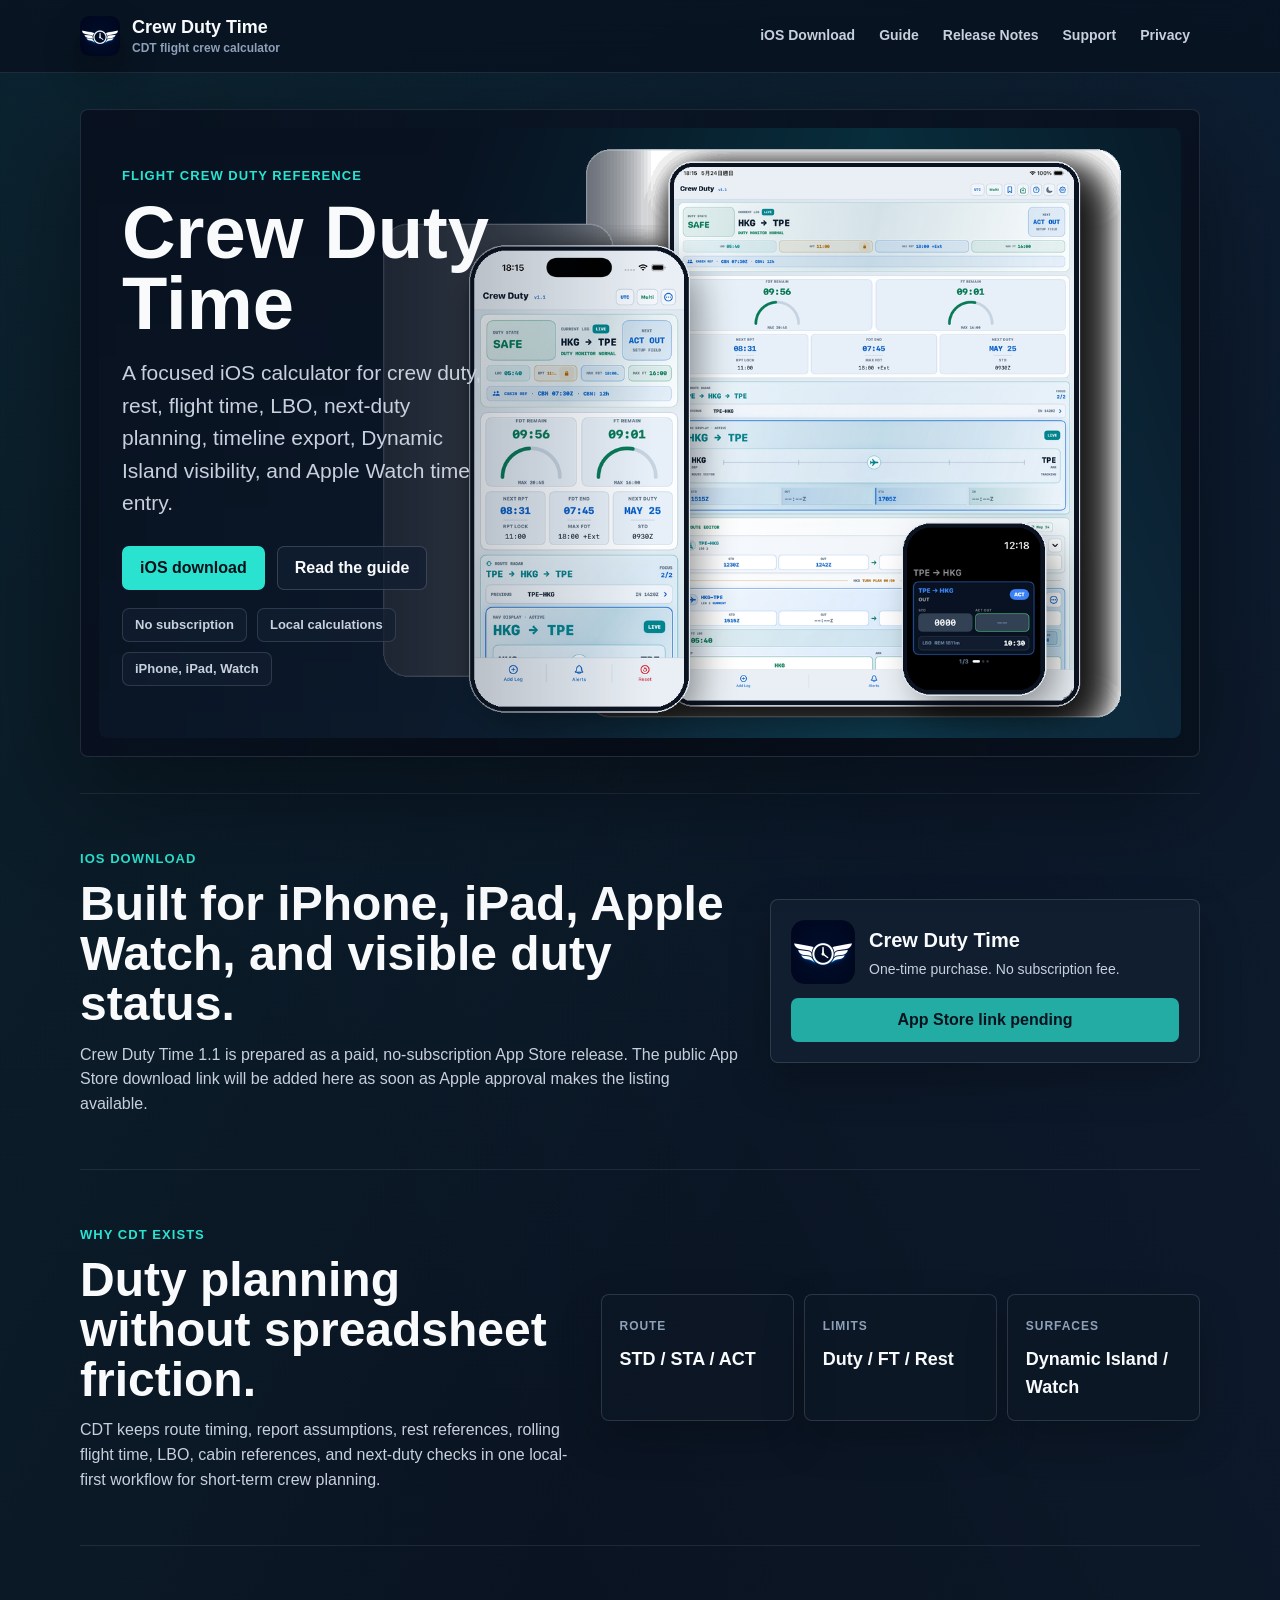
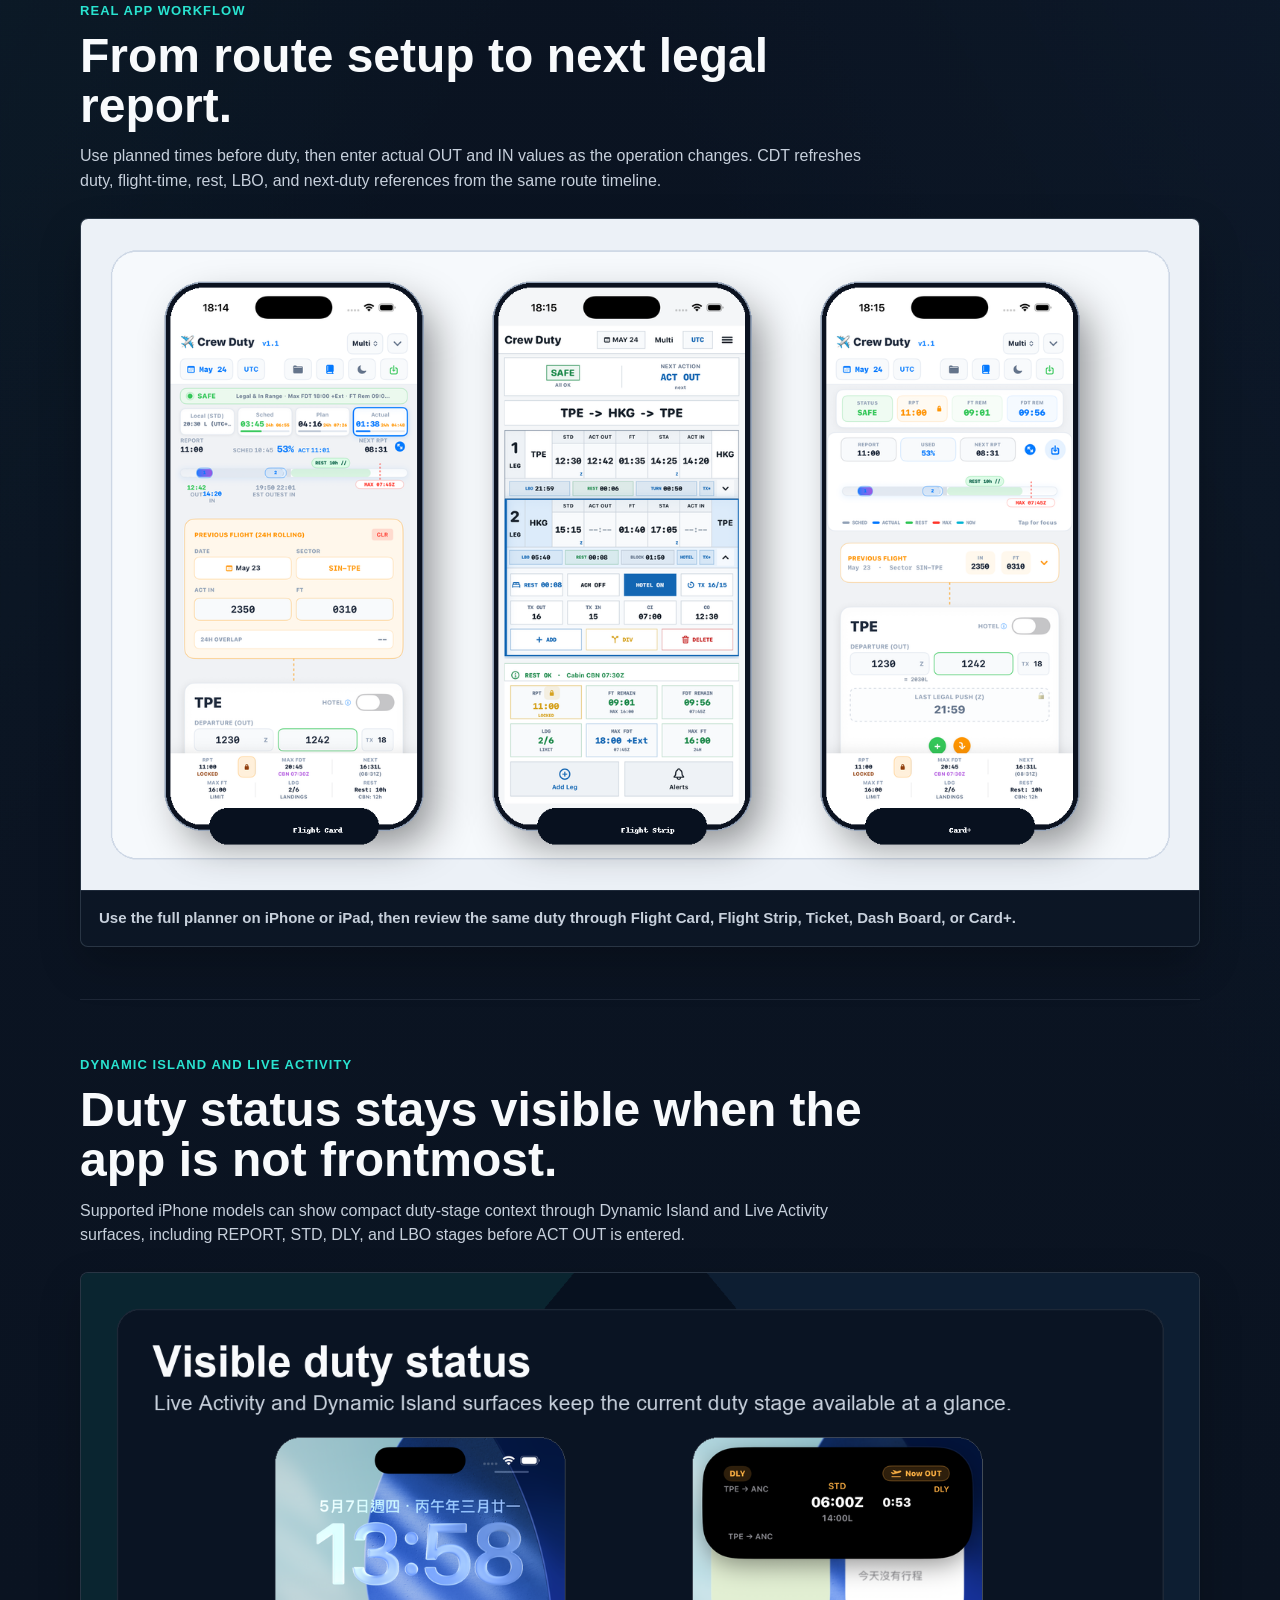
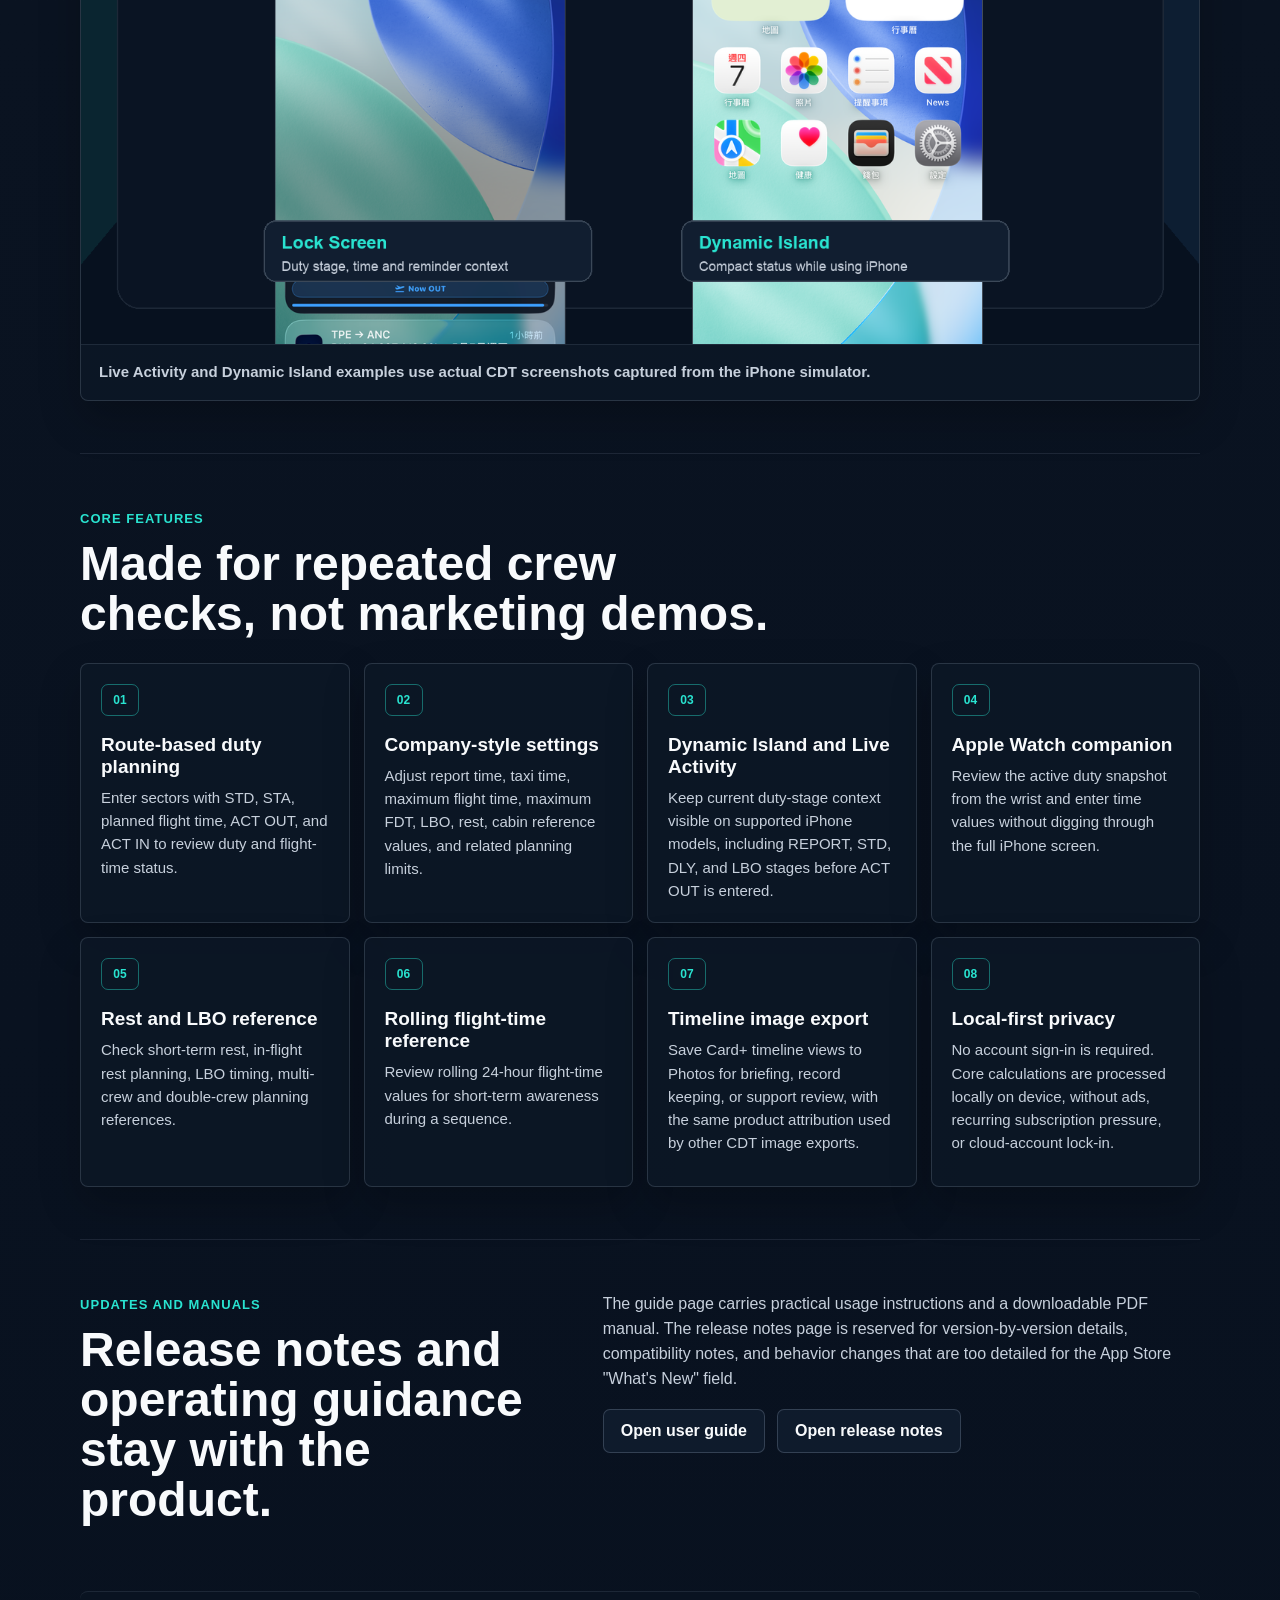
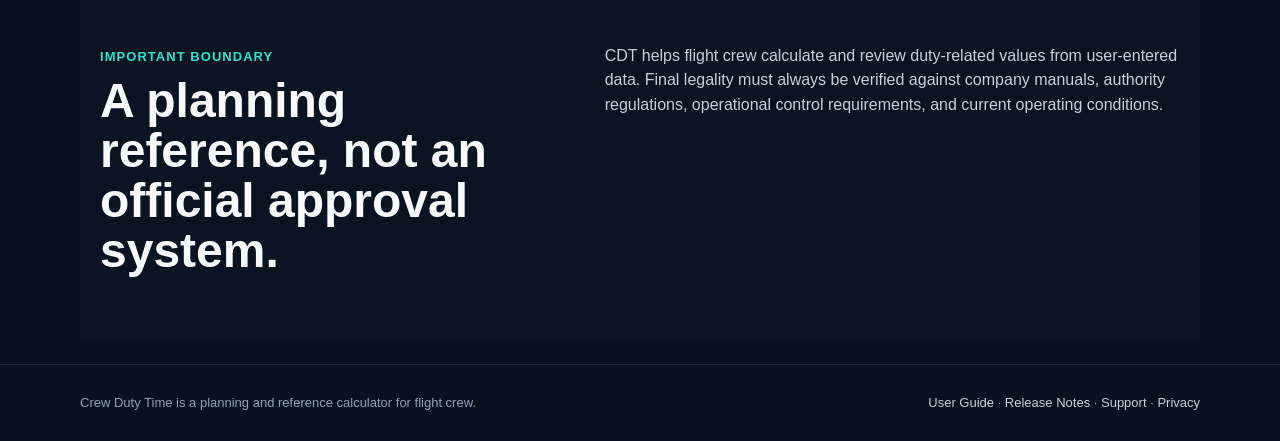
<file: index.html>
<!doctype html>
<html lang="en">
<head>
  <meta charset="utf-8">
  <meta name="viewport" content="width=device-width, initial-scale=1">
  <meta name="theme-color" content="#08111f">
  <link rel="stylesheet" href="assets/styles.css">
  <link rel="icon" href="assets/cdt_icon_dark.png">
  <title>Crew Duty Time - CDT</title>
  <meta name="description" content="Crew Duty Time 1.1 is a crew duty, rest, flight-time, LBO, Dynamic Island, Apple Watch, and no-subscription reference calculator for flight crew.">
</head>
<body>
<header class="site-header">
  <nav class="nav" aria-label="Main navigation">
    <a class="brand" href="./">
      <img src="./assets/cdt_icon_dark.png" alt="CDT app icon">
      <span><span class="brand-name">Crew Duty Time</span><span class="brand-sub">CDT flight crew calculator</span></span>
    </a>
    <div class="nav-links">
      <a href="#download">iOS Download</a>
      <a href="./guide/">Guide</a>
      <a href="./releases/">Release Notes</a>
      <a href="./support/">Support</a>
      <a href="./privacy/">Privacy</a>
    </div>
  </nav>
</header>
<main>
  <section class="hero product-hero">
    <div class="hero-media actual-media showcase-media" aria-label="Crew Duty Time app screenshots">
      <img src="./assets/cdt-product-showcase.png" alt="Crew Duty Time 1.1 shown on iPhone, iPad, and Apple Watch">
    </div>
    <div class="hero-copy">
      <div class="kicker">Flight crew duty reference</div>
      <h1>Crew Duty Time</h1>
      <p class="lede">A focused iOS calculator for crew duty, rest, flight time, LBO, next-duty planning, timeline export, Dynamic Island visibility, and Apple Watch time entry.</p>
      <div class="actions">
        <a class="button primary" href="#download">iOS download</a>
        <a class="button secondary" href="./guide/">Read the guide</a>
      </div>
      <div class="trust-row" aria-label="Product highlights">
        <span>No subscription</span>
        <span>Local calculations</span>
        <span>iPhone, iPad, Watch</span>
      </div>
    </div>
  </section>

  <section id="download" class="section download-band">
    <div>
      <span class="kicker">iOS download</span>
      <h2>Built for iPhone, iPad, Apple Watch, and visible duty status.</h2>
      <p>Crew Duty Time 1.1 is prepared as a paid, no-subscription App Store release. The public App Store download link will be added here as soon as Apple approval makes the listing available.</p>
    </div>
    <div class="download-panel">
      <img src="./assets/cdt_icon_dark.png" alt="CDT app icon">
      <div>
        <strong>Crew Duty Time</strong>
        <span>One-time purchase. No subscription fee.</span>
      </div>
      <a class="button primary disabled" href="./releases/" aria-disabled="true">App Store link pending</a>
    </div>
  </section>

  <section class="section intro-band">
    <div>
      <span class="kicker">Why CDT exists</span>
      <h2>Duty planning without spreadsheet friction.</h2>
      <p>CDT keeps route timing, report assumptions, rest references, rolling flight time, LBO, cabin references, and next-duty checks in one local-first workflow for short-term crew planning.</p>
    </div>
    <div class="metric-strip">
      <div><span>Route</span><strong>STD / STA / ACT</strong></div>
      <div><span>Limits</span><strong>Duty / FT / Rest</strong></div>
      <div><span>Surfaces</span><strong>Dynamic Island / Watch</strong></div>
    </div>
  </section>

  <section class="section screenshot-story">
    <div class="section-head">
      <span class="kicker">Real app workflow</span>
      <h2>From route setup to next legal report.</h2>
      <p>Use planned times before duty, then enter actual OUT and IN values as the operation changes. CDT refreshes duty, flight-time, rest, LBO, and next-duty references from the same route timeline.</p>
    </div>
    <figure class="showcase-card">
      <img src="./assets/cdt-workflow-showcase.png" alt="Crew Duty Time 1.1 Flight Card, Flight Strip, and Card+ screenshots">
      <figcaption>Use the full planner on iPhone or iPad, then review the same duty through Flight Card, Flight Strip, Ticket, Dash Board, or Card+.</figcaption>
    </figure>
  </section>

  <section class="section screenshot-story">
    <div class="section-head">
      <span class="kicker">Dynamic Island and Live Activity</span>
      <h2>Duty status stays visible when the app is not frontmost.</h2>
      <p>Supported iPhone models can show compact duty-stage context through Dynamic Island and Live Activity surfaces, including REPORT, STD, DLY, and LBO stages before ACT OUT is entered.</p>
    </div>
    <figure class="showcase-card">
      <img src="./assets/cdt-live-activity-showcase.png" alt="Crew Duty Time Lock Screen Live Activity and Dynamic Island status examples">
      <figcaption>Live Activity and Dynamic Island examples use actual CDT screenshots captured from the iPhone simulator.</figcaption>
    </figure>
  </section>

  <section class="section">
    <div class="section-head">
      <span class="kicker">Core features</span>
      <h2>Made for repeated crew checks, not marketing demos.</h2>
    </div>
    <div class="feature-grid rich-features">
      <article class="feature"><span class="feature-icon">01</span><h3>Route-based duty planning</h3><p>Enter sectors with STD, STA, planned flight time, ACT OUT, and ACT IN to review duty and flight-time status.</p></article>
      <article class="feature"><span class="feature-icon">02</span><h3>Company-style settings</h3><p>Adjust report time, taxi time, maximum flight time, maximum FDT, LBO, rest, cabin reference values, and related planning limits.</p></article>
      <article class="feature"><span class="feature-icon">03</span><h3>Dynamic Island and Live Activity</h3><p>Keep current duty-stage context visible on supported iPhone models, including REPORT, STD, DLY, and LBO stages before ACT OUT is entered.</p></article>
      <article class="feature"><span class="feature-icon">04</span><h3>Apple Watch companion</h3><p>Review the active duty snapshot from the wrist and enter time values without digging through the full iPhone screen.</p></article>
      <article class="feature"><span class="feature-icon">05</span><h3>Rest and LBO reference</h3><p>Check short-term rest, in-flight rest planning, LBO timing, multi-crew and double-crew planning references.</p></article>
      <article class="feature"><span class="feature-icon">06</span><h3>Rolling flight-time reference</h3><p>Review rolling 24-hour flight-time values for short-term awareness during a sequence.</p></article>
      <article class="feature"><span class="feature-icon">07</span><h3>Timeline image export</h3><p>Save Card+ timeline views to Photos for briefing, record keeping, or support review, with the same product attribution used by other CDT image exports.</p></article>
      <article class="feature"><span class="feature-icon">08</span><h3>Local-first privacy</h3><p>No account sign-in is required. Core calculations are processed locally on device, without ads, recurring subscription pressure, or cloud-account lock-in.</p></article>
    </div>
  </section>

  <section class="section split">
    <div>
      <span class="kicker">Updates and manuals</span>
      <h2>Release notes and operating guidance stay with the product.</h2>
    </div>
    <div class="text-stack">
      <p>The guide page carries practical usage instructions and a downloadable PDF manual. The release notes page is reserved for version-by-version details, compatibility notes, and behavior changes that are too detailed for the App Store "What's New" field.</p>
      <div class="actions">
        <a class="button secondary" href="./guide/">Open user guide</a>
        <a class="button secondary" href="./releases/">Open release notes</a>
      </div>
    </div>
  </section>

  <section class="section split boundary-band">
    <div>
      <span class="kicker">Important boundary</span>
      <h2>A planning reference, not an official approval system.</h2>
    </div>
    <p>CDT helps flight crew calculate and review duty-related values from user-entered data. Final legality must always be verified against company manuals, authority regulations, operational control requirements, and current operating conditions.</p>
  </section>
</main>
<footer class="site-footer">
  <div class="footer-inner">
    <span>Crew Duty Time is a planning and reference calculator for flight crew.</span>
    <span><a href="./guide/">User Guide</a> · <a href="./releases/">Release Notes</a> · <a href="./support/">Support</a> · <a href="./privacy/">Privacy</a></span>
  </div>
</footer>
</body>
</html>
</file>
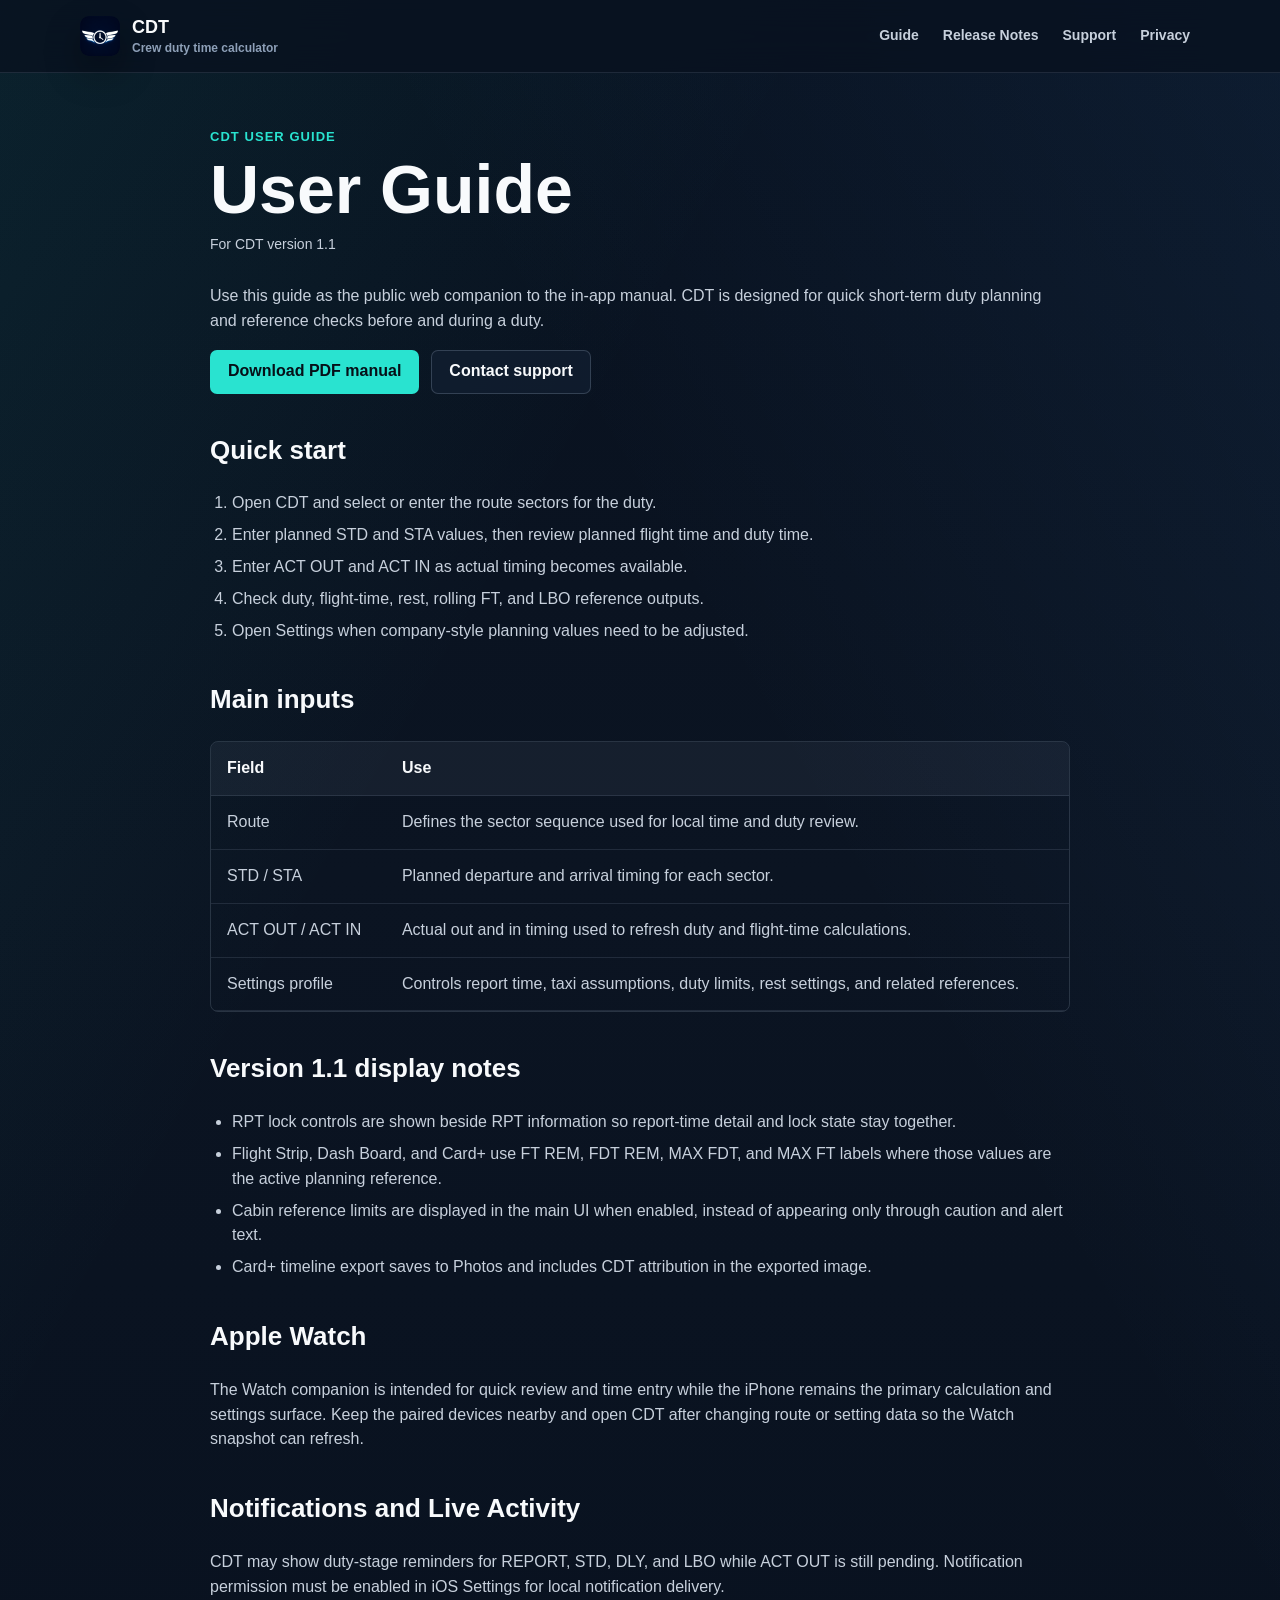
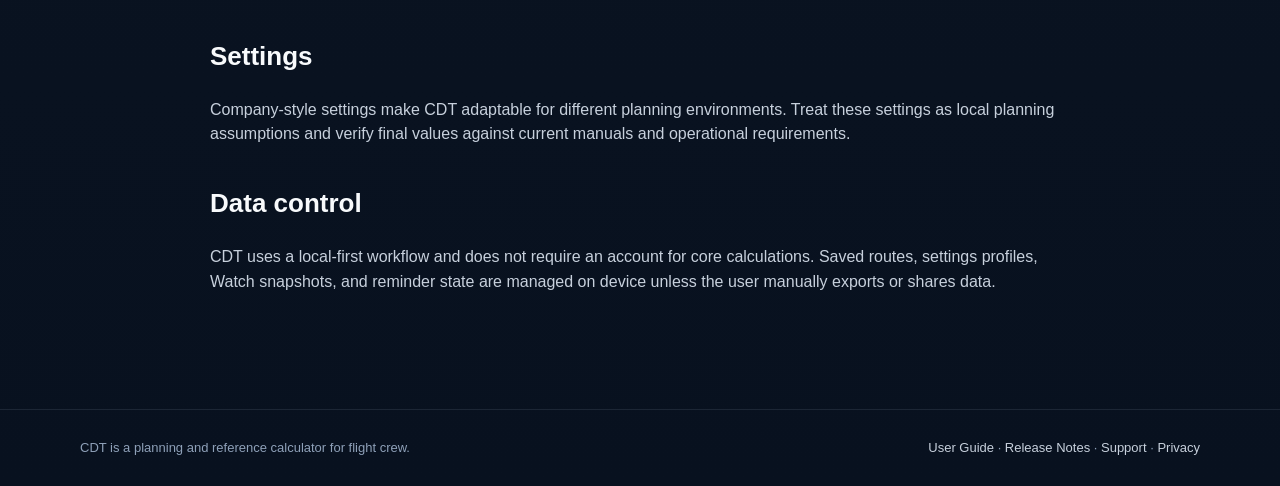
<file: guide/index.html>
<!doctype html>
<html lang="en">
<head>
  <meta charset="utf-8">
  <meta name="viewport" content="width=device-width, initial-scale=1">
  <meta name="theme-color" content="#08111f">
  <link rel="stylesheet" href="../assets/styles.css">
  <link rel="icon" href="../assets/cdt_icon_dark.png">
  <title>CDT User Guide</title>
  <meta name="description" content="User guide for CDT 1.1 crew duty time calculator.">
</head>
<body>
<header class="site-header">
  <nav class="nav" aria-label="Main navigation">
    <a class="brand" href="../">
      <img src="../assets/cdt_icon_dark.png" alt="CDT app icon">
      <span><span class="brand-name">CDT</span><span class="brand-sub">Crew duty time calculator</span></span>
    </a>
    <div class="nav-links">
      <a href="../guide/">Guide</a>
      <a href="../releases/">Release Notes</a>
      <a href="../support/">Support</a>
      <a href="../privacy/">Privacy</a>
    </div>
  </nav>
</header>
<main class="doc">
  <div class="kicker">CDT User Guide</div>
  <h1>User Guide</h1>
  <p class="meta">For CDT version 1.1</p>
  <p>Use this guide as the public web companion to the in-app manual. CDT is designed for quick short-term duty planning and reference checks before and during a duty.</p>

  <div class="guide-actions">
    <a class="button primary" href="../assets/CDT_User_Manual_en_v1.1.pdf">Download PDF manual</a>
    <a class="button secondary" href="../support/">Contact support</a>
  </div>

  <h2>Quick start</h2>
  <ol>
    <li>Open CDT and select or enter the route sectors for the duty.</li>
    <li>Enter planned STD and STA values, then review planned flight time and duty time.</li>
    <li>Enter ACT OUT and ACT IN as actual timing becomes available.</li>
    <li>Check duty, flight-time, rest, rolling FT, and LBO reference outputs.</li>
    <li>Open Settings when company-style planning values need to be adjusted.</li>
  </ol>

  <h2>Main inputs</h2>
  <div class="table-wrap">
    <table>
      <thead><tr><th>Field</th><th>Use</th></tr></thead>
      <tbody>
        <tr><td>Route</td><td>Defines the sector sequence used for local time and duty review.</td></tr>
        <tr><td>STD / STA</td><td>Planned departure and arrival timing for each sector.</td></tr>
        <tr><td>ACT OUT / ACT IN</td><td>Actual out and in timing used to refresh duty and flight-time calculations.</td></tr>
        <tr><td>Settings profile</td><td>Controls report time, taxi assumptions, duty limits, rest settings, and related references.</td></tr>
      </tbody>
    </table>
  </div>

  <h2>Version 1.1 display notes</h2>
  <ul>
    <li>RPT lock controls are shown beside RPT information so report-time detail and lock state stay together.</li>
    <li>Flight Strip, Dash Board, and Card+ use FT REM, FDT REM, MAX FDT, and MAX FT labels where those values are the active planning reference.</li>
    <li>Cabin reference limits are displayed in the main UI when enabled, instead of appearing only through caution and alert text.</li>
    <li>Card+ timeline export saves to Photos and includes CDT attribution in the exported image.</li>
  </ul>

  <h2>Apple Watch</h2>
  <p>The Watch companion is intended for quick review and time entry while the iPhone remains the primary calculation and settings surface. Keep the paired devices nearby and open CDT after changing route or setting data so the Watch snapshot can refresh.</p>

  <h2>Notifications and Live Activity</h2>
  <p>CDT may show duty-stage reminders for REPORT, STD, DLY, and LBO while ACT OUT is still pending. Notification permission must be enabled in iOS Settings for local notification delivery.</p>

  <h2>Settings</h2>
  <p>Company-style settings make CDT adaptable for different planning environments. Treat these settings as local planning assumptions and verify final values against current manuals and operational requirements.</p>

  <h2>Data control</h2>
  <p>CDT uses a local-first workflow and does not require an account for core calculations. Saved routes, settings profiles, Watch snapshots, and reminder state are managed on device unless the user manually exports or shares data.</p>
</main>
<footer class="site-footer">
  <div class="footer-inner">
    <span>CDT is a planning and reference calculator for flight crew.</span>
    <span><a href="../guide/">User Guide</a> · <a href="../releases/">Release Notes</a> · <a href="../support/">Support</a> · <a href="../privacy/">Privacy</a></span>
  </div>
</footer>
</body>
</html>
</file>
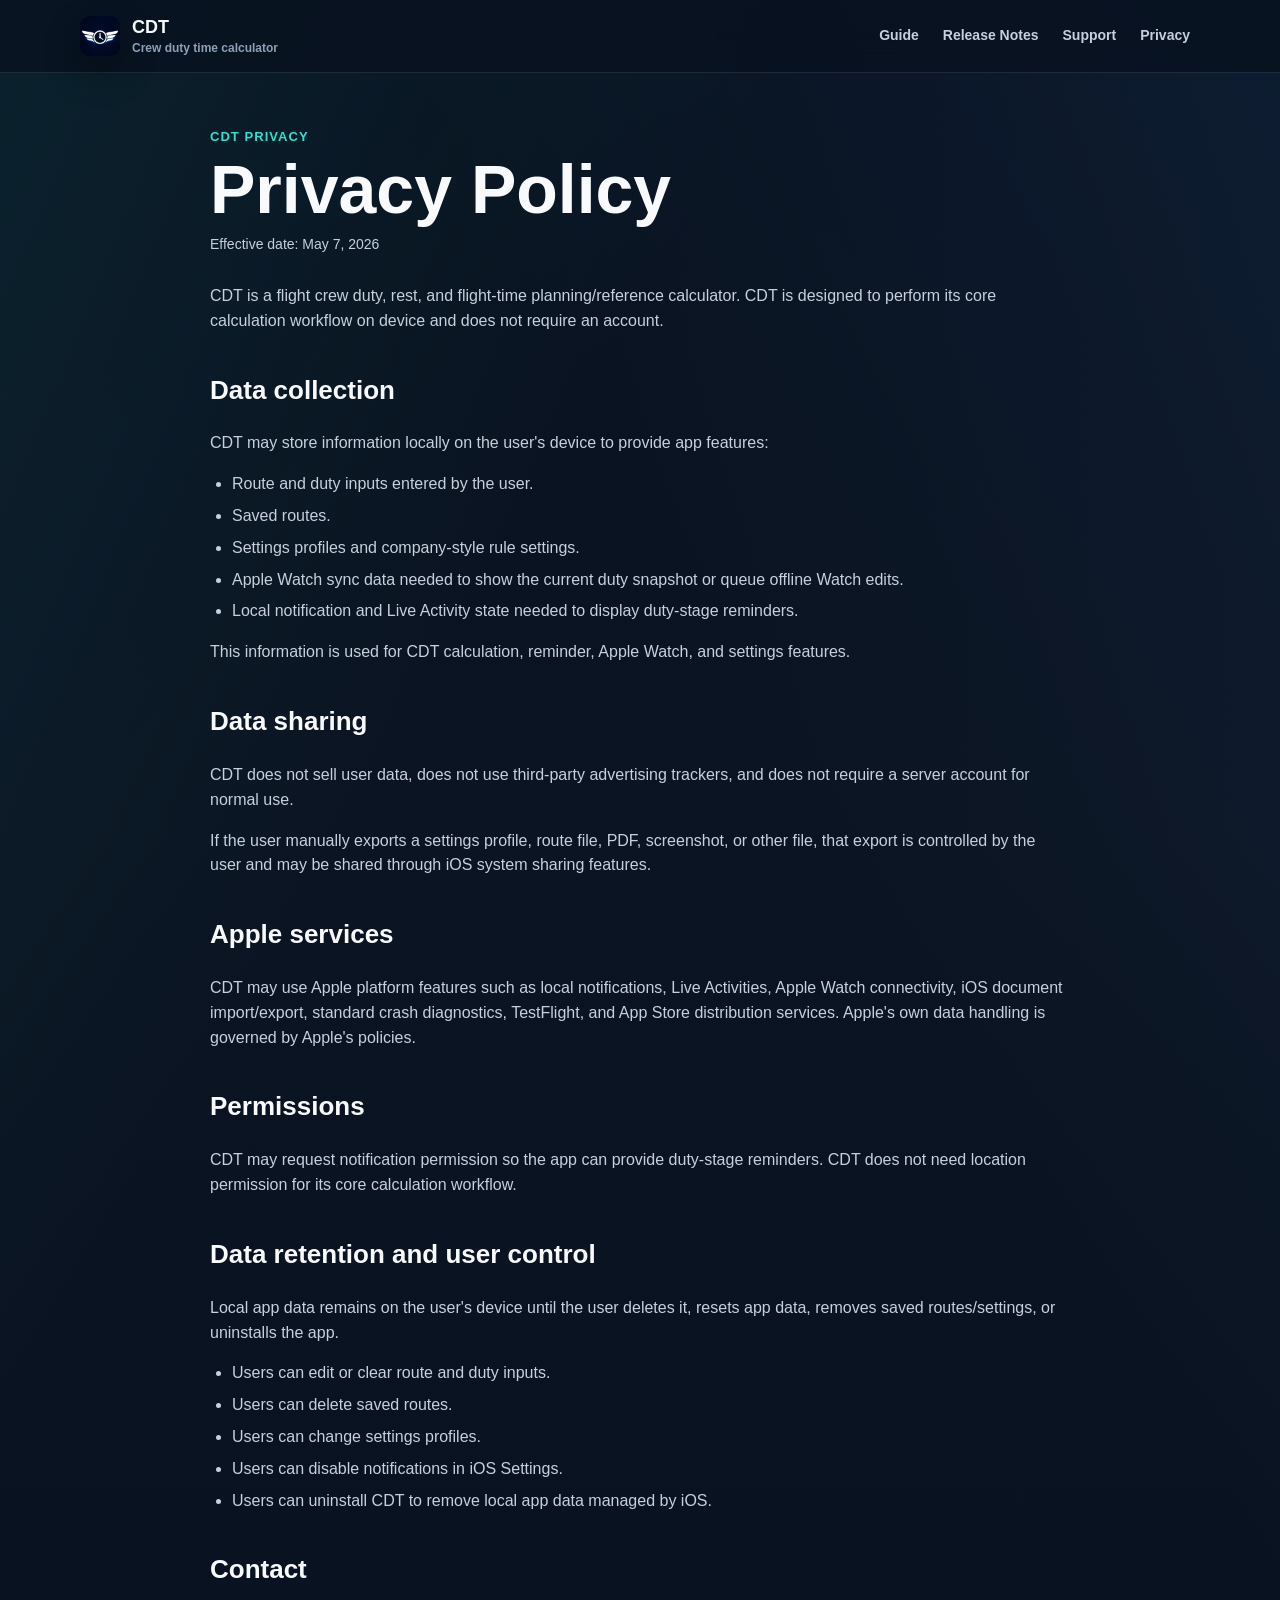
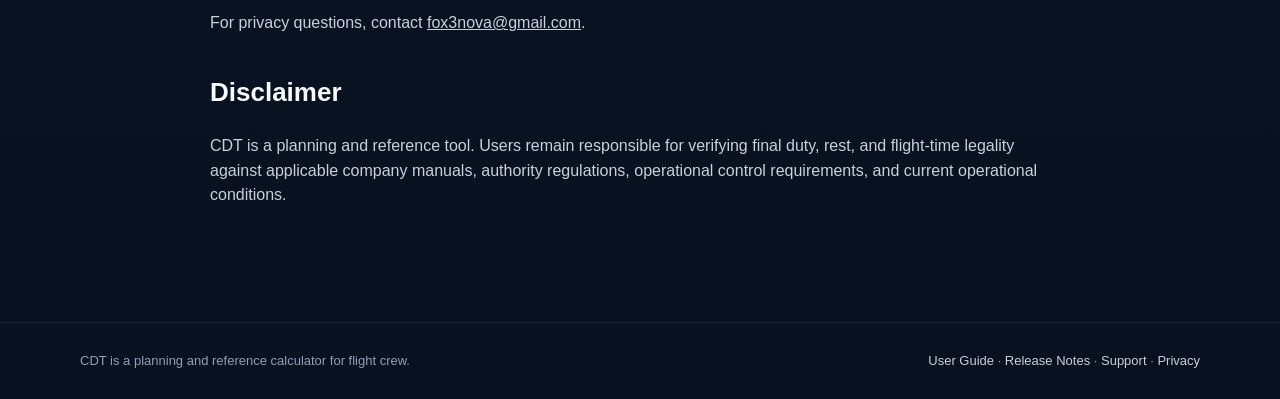
<file: privacy/index.html>
<!doctype html>
<html lang="en">
<head>
  <meta charset="utf-8">
  <meta name="viewport" content="width=device-width, initial-scale=1">
  <meta name="theme-color" content="#08111f">
  <link rel="stylesheet" href="../assets/styles.css">
  <link rel="icon" href="../assets/cdt_icon_dark.png">
  <title>CDT Privacy Policy</title>
  <meta name="description" content="Privacy policy for CDT crew duty time calculator.">
</head>
<body>
<header class="site-header">
  <nav class="nav" aria-label="Main navigation">
    <a class="brand" href="../">
      <img src="../assets/cdt_icon_dark.png" alt="CDT app icon">
      <span><span class="brand-name">CDT</span><span class="brand-sub">Crew duty time calculator</span></span>
    </a>
    <div class="nav-links">
      <a href="../guide/">Guide</a>
      <a href="../releases/">Release Notes</a>
      <a href="../support/">Support</a>
      <a href="../privacy/">Privacy</a>
    </div>
  </nav>
</header>
<main class="doc">
  <div class="kicker">CDT Privacy</div>
  <h1>Privacy Policy</h1>
  <p class="meta">Effective date: May 7, 2026</p>
  <p>CDT is a flight crew duty, rest, and flight-time planning/reference calculator. CDT is designed to perform its core calculation workflow on device and does not require an account.</p>

  <h2>Data collection</h2>
  <p>CDT may store information locally on the user's device to provide app features:</p>
  <ul>
    <li>Route and duty inputs entered by the user.</li>
    <li>Saved routes.</li>
    <li>Settings profiles and company-style rule settings.</li>
    <li>Apple Watch sync data needed to show the current duty snapshot or queue offline Watch edits.</li>
    <li>Local notification and Live Activity state needed to display duty-stage reminders.</li>
  </ul>
  <p>This information is used for CDT calculation, reminder, Apple Watch, and settings features.</p>

  <h2>Data sharing</h2>
  <p>CDT does not sell user data, does not use third-party advertising trackers, and does not require a server account for normal use.</p>
  <p>If the user manually exports a settings profile, route file, PDF, screenshot, or other file, that export is controlled by the user and may be shared through iOS system sharing features.</p>

  <h2>Apple services</h2>
  <p>CDT may use Apple platform features such as local notifications, Live Activities, Apple Watch connectivity, iOS document import/export, standard crash diagnostics, TestFlight, and App Store distribution services. Apple's own data handling is governed by Apple's policies.</p>

  <h2>Permissions</h2>
  <p>CDT may request notification permission so the app can provide duty-stage reminders. CDT does not need location permission for its core calculation workflow.</p>

  <h2>Data retention and user control</h2>
  <p>Local app data remains on the user's device until the user deletes it, resets app data, removes saved routes/settings, or uninstalls the app.</p>
  <ul>
    <li>Users can edit or clear route and duty inputs.</li>
    <li>Users can delete saved routes.</li>
    <li>Users can change settings profiles.</li>
    <li>Users can disable notifications in iOS Settings.</li>
    <li>Users can uninstall CDT to remove local app data managed by iOS.</li>
  </ul>

  <h2>Contact</h2>
  <p>For privacy questions, contact <a href="mailto:fox3nova@gmail.com">fox3nova@gmail.com</a>.</p>

  <h2>Disclaimer</h2>
  <p>CDT is a planning and reference tool. Users remain responsible for verifying final duty, rest, and flight-time legality against applicable company manuals, authority regulations, operational control requirements, and current operational conditions.</p>
</main>
<footer class="site-footer">
  <div class="footer-inner">
    <span>CDT is a planning and reference calculator for flight crew.</span>
    <span><a href="../guide/">User Guide</a> · <a href="../releases/">Release Notes</a> · <a href="../support/">Support</a> · <a href="../privacy/">Privacy</a></span>
  </div>
</footer>
</body>
</html>
</file>
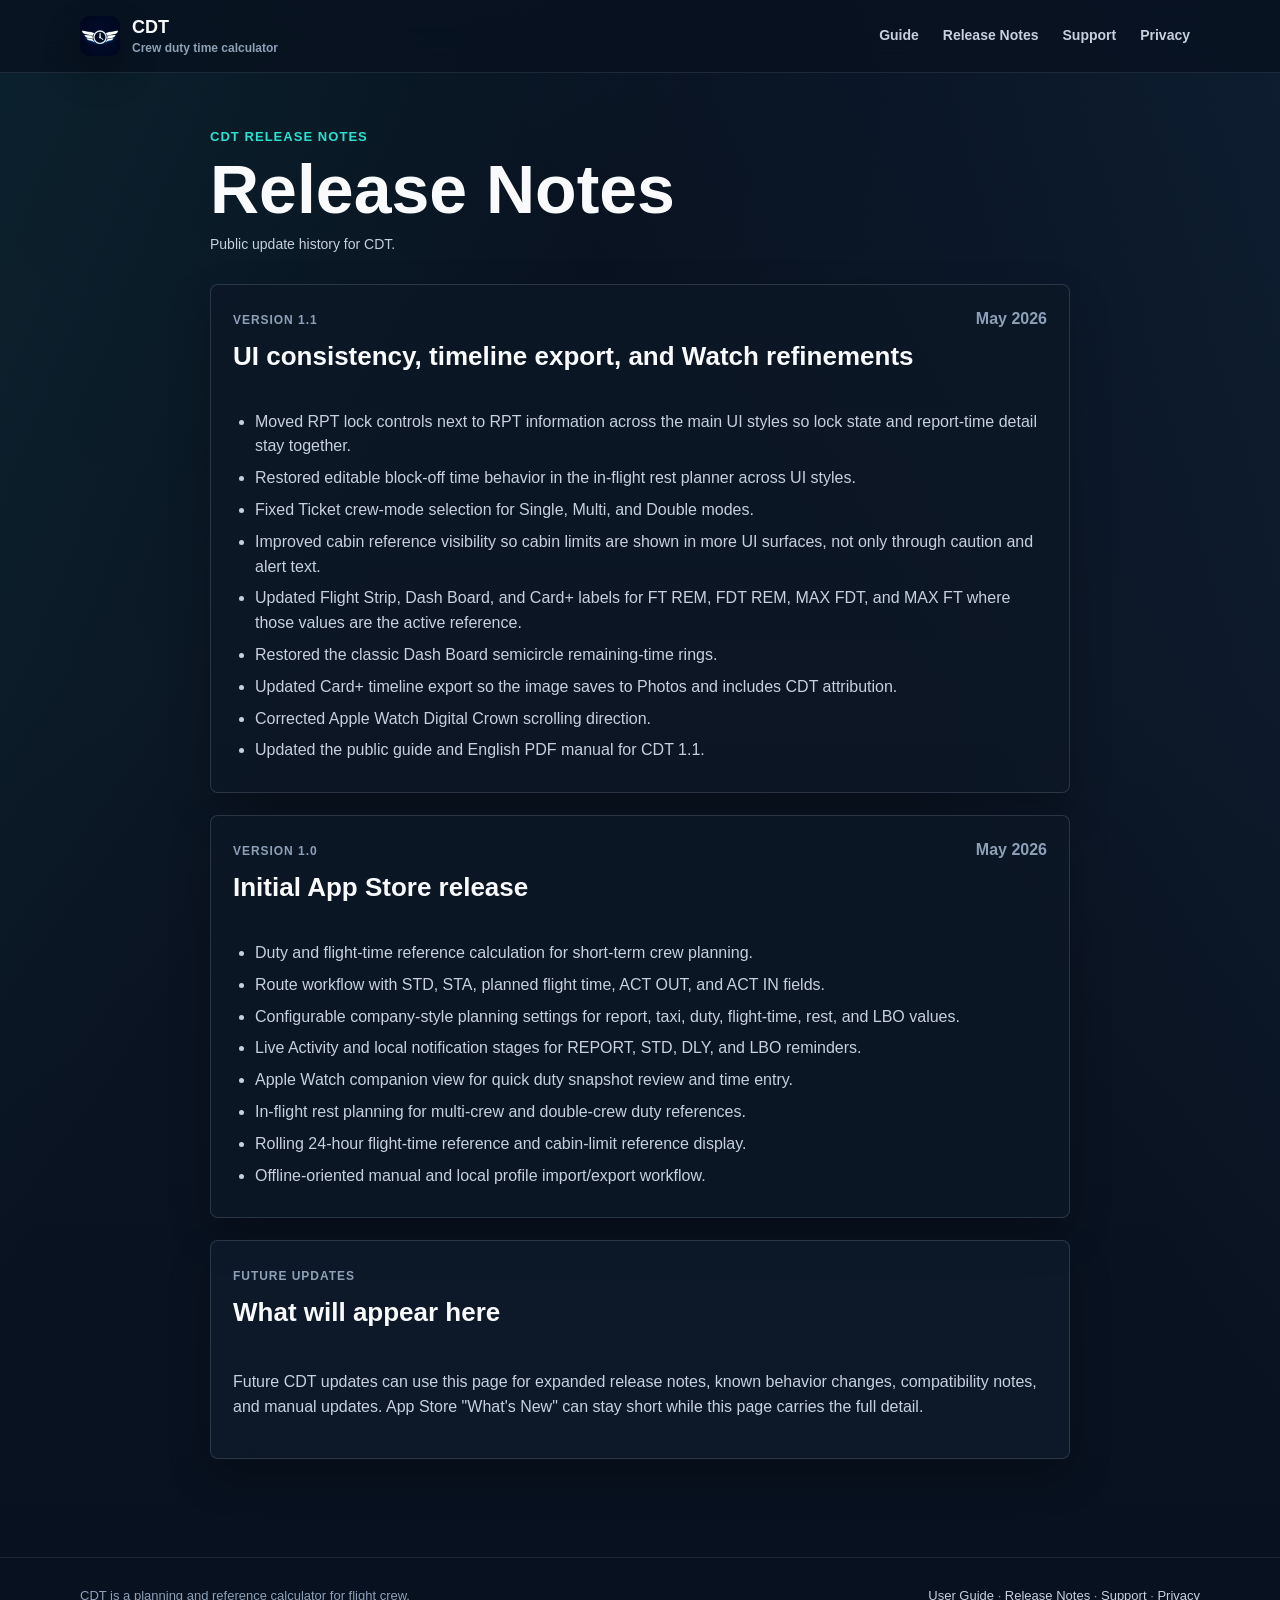
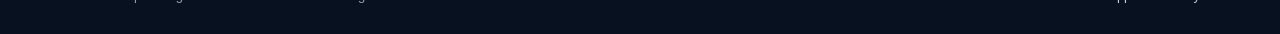
<file: releases/index.html>
<!doctype html>
<html lang="en">
<head>
  <meta charset="utf-8">
  <meta name="viewport" content="width=device-width, initial-scale=1">
  <meta name="theme-color" content="#08111f">
  <link rel="stylesheet" href="../assets/styles.css">
  <link rel="icon" href="../assets/cdt_icon_dark.png">
  <title>CDT Release Notes</title>
  <meta name="description" content="Release notes and update history for CDT.">
</head>
<body>
<header class="site-header">
  <nav class="nav" aria-label="Main navigation">
    <a class="brand" href="../">
      <img src="../assets/cdt_icon_dark.png" alt="CDT app icon">
      <span><span class="brand-name">CDT</span><span class="brand-sub">Crew duty time calculator</span></span>
    </a>
    <div class="nav-links">
      <a href="../guide/">Guide</a>
      <a href="../releases/">Release Notes</a>
      <a href="../support/">Support</a>
      <a href="../privacy/">Privacy</a>
    </div>
  </nav>
</header>
<main class="doc">
  <div class="kicker">CDT Release Notes</div>
  <h1>Release Notes</h1>
  <p class="meta">Public update history for CDT.</p>

  <section class="release-card">
    <div class="release-head">
      <div><span class="version">Version 1.1</span><h2>UI consistency, timeline export, and Watch refinements</h2></div>
      <span class="date">May 2026</span>
    </div>
    <ul>
      <li>Moved RPT lock controls next to RPT information across the main UI styles so lock state and report-time detail stay together.</li>
      <li>Restored editable block-off time behavior in the in-flight rest planner across UI styles.</li>
      <li>Fixed Ticket crew-mode selection for Single, Multi, and Double modes.</li>
      <li>Improved cabin reference visibility so cabin limits are shown in more UI surfaces, not only through caution and alert text.</li>
      <li>Updated Flight Strip, Dash Board, and Card+ labels for FT REM, FDT REM, MAX FDT, and MAX FT where those values are the active reference.</li>
      <li>Restored the classic Dash Board semicircle remaining-time rings.</li>
      <li>Updated Card+ timeline export so the image saves to Photos and includes CDT attribution.</li>
      <li>Corrected Apple Watch Digital Crown scrolling direction.</li>
      <li>Updated the public guide and English PDF manual for CDT 1.1.</li>
    </ul>
  </section>

  <section class="release-card">
    <div class="release-head">
      <div><span class="version">Version 1.0</span><h2>Initial App Store release</h2></div>
      <span class="date">May 2026</span>
    </div>
    <ul>
      <li>Duty and flight-time reference calculation for short-term crew planning.</li>
      <li>Route workflow with STD, STA, planned flight time, ACT OUT, and ACT IN fields.</li>
      <li>Configurable company-style planning settings for report, taxi, duty, flight-time, rest, and LBO values.</li>
      <li>Live Activity and local notification stages for REPORT, STD, DLY, and LBO reminders.</li>
      <li>Apple Watch companion view for quick duty snapshot review and time entry.</li>
      <li>In-flight rest planning for multi-crew and double-crew duty references.</li>
      <li>Rolling 24-hour flight-time reference and cabin-limit reference display.</li>
      <li>Offline-oriented manual and local profile import/export workflow.</li>
    </ul>
  </section>

  <section class="release-card muted-card">
    <div class="release-head">
      <div><span class="version">Future updates</span><h2>What will appear here</h2></div>
    </div>
    <p>Future CDT updates can use this page for expanded release notes, known behavior changes, compatibility notes, and manual updates. App Store "What's New" can stay short while this page carries the full detail.</p>
  </section>
</main>
<footer class="site-footer">
  <div class="footer-inner">
    <span>CDT is a planning and reference calculator for flight crew.</span>
    <span><a href="../guide/">User Guide</a> · <a href="../releases/">Release Notes</a> · <a href="../support/">Support</a> · <a href="../privacy/">Privacy</a></span>
  </div>
</footer>
</body>
</html>
</file>
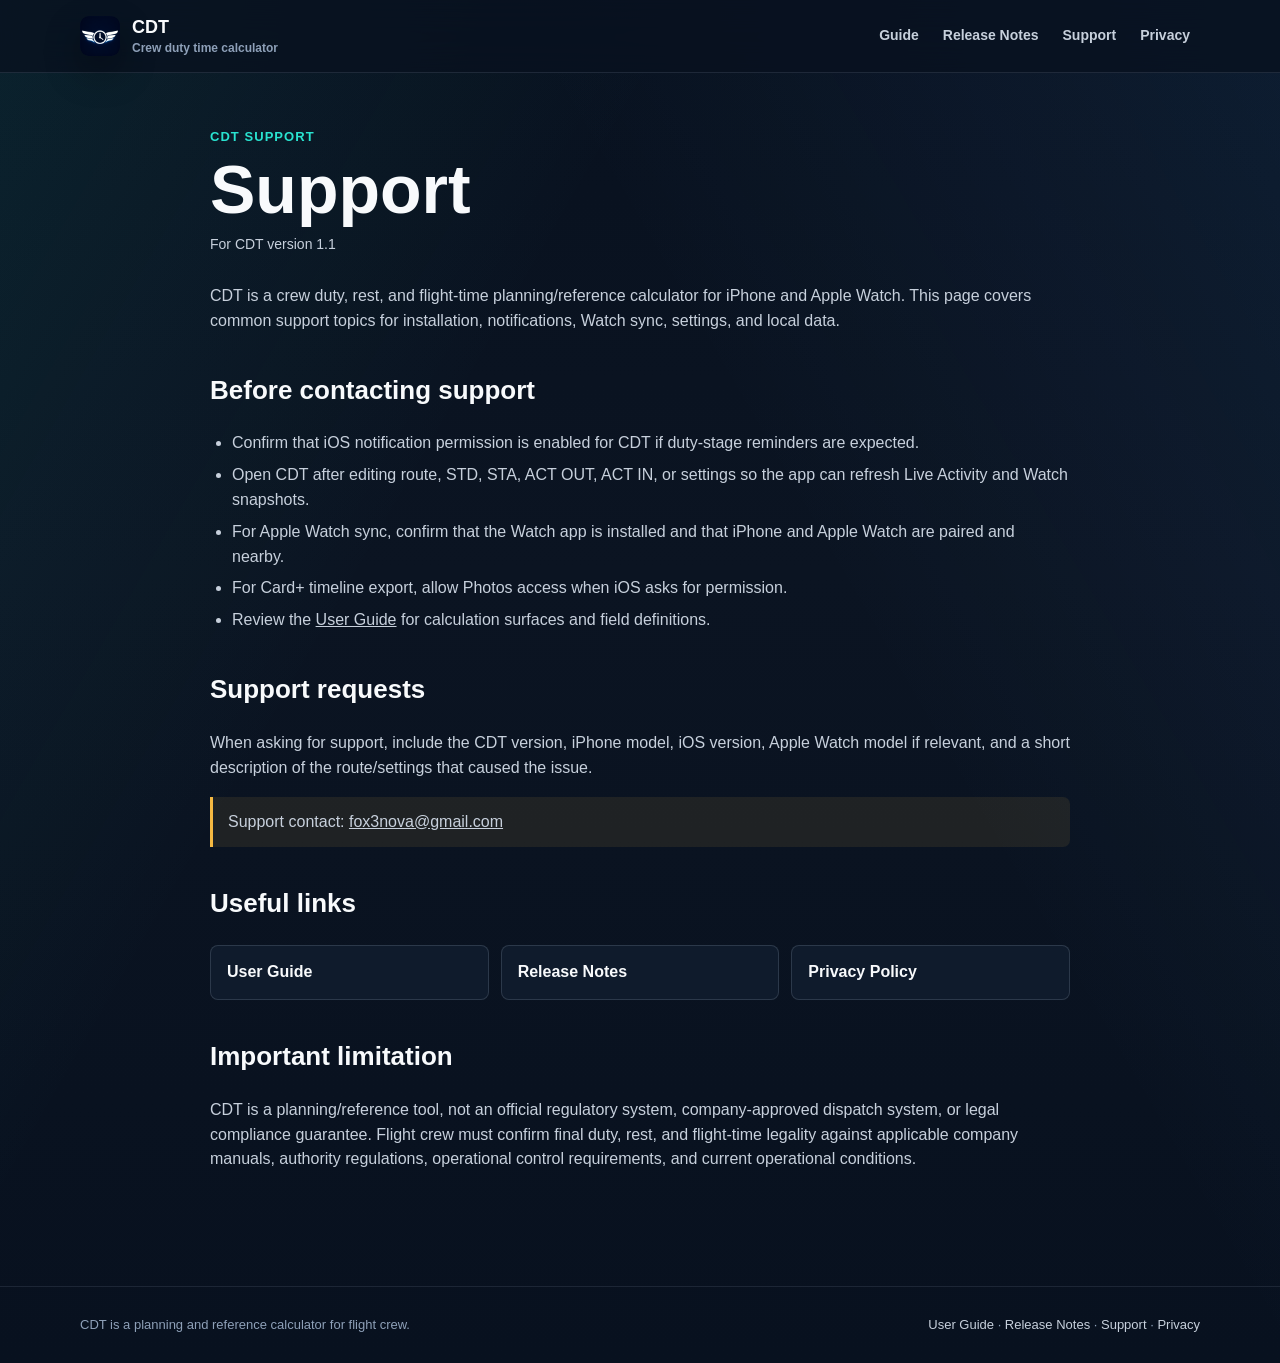
<file: support/index.html>
<!doctype html>
<html lang="en">
<head>
  <meta charset="utf-8">
  <meta name="viewport" content="width=device-width, initial-scale=1">
  <meta name="theme-color" content="#08111f">
  <link rel="stylesheet" href="../assets/styles.css">
  <link rel="icon" href="../assets/cdt_icon_dark.png">
  <title>CDT Support</title>
  <meta name="description" content="Support information for CDT 1.1 crew duty time calculator.">
</head>
<body>
<header class="site-header">
  <nav class="nav" aria-label="Main navigation">
    <a class="brand" href="../">
      <img src="../assets/cdt_icon_dark.png" alt="CDT app icon">
      <span><span class="brand-name">CDT</span><span class="brand-sub">Crew duty time calculator</span></span>
    </a>
    <div class="nav-links">
      <a href="../guide/">Guide</a>
      <a href="../releases/">Release Notes</a>
      <a href="../support/">Support</a>
      <a href="../privacy/">Privacy</a>
    </div>
  </nav>
</header>
<main class="doc">
  <div class="kicker">CDT Support</div>
  <h1>Support</h1>
  <p class="meta">For CDT version 1.1</p>
  <p>CDT is a crew duty, rest, and flight-time planning/reference calculator for iPhone and Apple Watch. This page covers common support topics for installation, notifications, Watch sync, settings, and local data.</p>

  <h2>Before contacting support</h2>
  <ul>
    <li>Confirm that iOS notification permission is enabled for CDT if duty-stage reminders are expected.</li>
    <li>Open CDT after editing route, STD, STA, ACT OUT, ACT IN, or settings so the app can refresh Live Activity and Watch snapshots.</li>
    <li>For Apple Watch sync, confirm that the Watch app is installed and that iPhone and Apple Watch are paired and nearby.</li>
    <li>For Card+ timeline export, allow Photos access when iOS asks for permission.</li>
    <li>Review the <a href="../guide/">User Guide</a> for calculation surfaces and field definitions.</li>
  </ul>

  <h2>Support requests</h2>
  <p>When asking for support, include the CDT version, iPhone model, iOS version, Apple Watch model if relevant, and a short description of the route/settings that caused the issue.</p>
  <div class="notice">Support contact: <a href="mailto:fox3nova@gmail.com">fox3nova@gmail.com</a></div>

  <h2>Useful links</h2>
  <div class="link-list">
    <a href="../guide/">User Guide</a>
    <a href="../releases/">Release Notes</a>
    <a href="../privacy/">Privacy Policy</a>
  </div>

  <h2>Important limitation</h2>
  <p>CDT is a planning/reference tool, not an official regulatory system, company-approved dispatch system, or legal compliance guarantee. Flight crew must confirm final duty, rest, and flight-time legality against applicable company manuals, authority regulations, operational control requirements, and current operational conditions.</p>
</main>
<footer class="site-footer">
  <div class="footer-inner">
    <span>CDT is a planning and reference calculator for flight crew.</span>
    <span><a href="../guide/">User Guide</a> · <a href="../releases/">Release Notes</a> · <a href="../support/">Support</a> · <a href="../privacy/">Privacy</a></span>
  </div>
</footer>
</body>
</html>
</file>
<file: assets/styles.css>
:root {
  color-scheme: dark;
  --bg: #08111f;
  --ink: #f8fafc;
  --muted: #c7d0dc;
  --soft: #8ea0b8;
  --line: rgba(148, 163, 184, .22);
  --panel: rgba(13, 24, 39, .82);
  --panel-strong: rgba(18, 31, 49, .94);
  --teal: #29e3d0;
  --blue: #4aa3ff;
  --amber: #f5b942;
  --green: #66e08f;
  --red: #ff6b78;
  --max: 1120px;
}
* { box-sizing: border-box; }
html { min-height: 100%; background: var(--bg); overflow-x: hidden; }
body {
  margin: 0;
  min-height: 100%;
  color: var(--ink);
  background:
    linear-gradient(120deg, rgba(41, 227, 208, .08), transparent 34%),
    linear-gradient(240deg, rgba(74, 163, 255, .08), transparent 38%),
    linear-gradient(180deg, #08111f 0%, #0b1422 42%, #08111f 100%);
  font-family: -apple-system, BlinkMacSystemFont, "SF Pro Display", "SF Pro Text", "Segoe UI", sans-serif;
  line-height: 1.55;
  overflow-x: hidden;
}
a { color: inherit; }
.site-header {
  position: sticky;
  top: 0;
  z-index: 10;
  border-bottom: 1px solid rgba(148, 163, 184, .16);
  background: rgba(8, 17, 31, .78);
  backdrop-filter: blur(22px);
}
.nav {
  width: min(var(--max), calc(100vw - 32px));
  margin: 0 auto;
  min-height: 72px;
  display: flex;
  align-items: center;
  justify-content: space-between;
  gap: 18px;
}
.brand { display: inline-flex; align-items: center; gap: 12px; text-decoration: none; min-width: 190px; }
.brand img { width: 40px; height: 40px; border-radius: 9px; box-shadow: 0 16px 36px rgba(0,0,0,.32); }
.brand-name { font-weight: 850; font-size: 18px; }
.brand-sub { display: block; color: var(--soft); font-size: 12px; font-weight: 650; margin-top: -3px; }
.nav-links { display: flex; align-items: center; gap: 4px; flex-wrap: wrap; justify-content: flex-end; }
.nav-links a {
  color: var(--muted);
  text-decoration: none;
  font-weight: 700;
  font-size: 14px;
  padding: 9px 10px;
  border-radius: 7px;
}
.nav-links a:hover { color: var(--ink); background: rgba(148, 163, 184, .12); }
main { width: min(var(--max), calc(100vw - 32px)); margin: 0 auto; }
.hero {
  min-height: 650px;
  position: relative;
  display: grid;
  align-items: end;
  padding: 64px 0 34px;
}
.hero-media {
  position: absolute;
  inset: 28px 0 26px;
  border: 1px solid rgba(148, 163, 184, .18);
  border-radius: 8px;
  overflow: hidden;
  background:
    linear-gradient(90deg, rgba(8,17,31,.9), rgba(8,17,31,.36) 54%, rgba(8,17,31,.9)),
    linear-gradient(180deg, rgba(13,24,39,.65), rgba(3,7,13,.95));
  box-shadow: 0 34px 110px rgba(0,0,0,.42);
}
.flight-deck {
  position: absolute;
  inset: 0;
  background:
    linear-gradient(115deg, rgba(41,227,208,.11), transparent 32%),
    linear-gradient(245deg, rgba(245,185,66,.12), transparent 30%);
}
.radar-panel {
  position: absolute;
  left: 28px;
  top: 30px;
  width: 310px;
  height: 190px;
  display: grid;
  grid-template-columns: repeat(4, 1fr);
  gap: 10px;
  opacity: .62;
}
.radar-panel span {
  border: 1px solid rgba(148,163,184,.18);
  border-radius: 8px;
  background: linear-gradient(180deg, rgba(41,227,208,.14), rgba(74,163,255,.08));
}
.device-row {
  position: absolute;
  right: 70px;
  bottom: 38px;
  display: flex;
  align-items: flex-end;
  gap: 28px;
}
.phone-frame {
  width: 285px;
  height: 568px;
  border: 8px solid #111827;
  border-radius: 42px;
  background: #050911;
  box-shadow: 0 28px 70px rgba(0,0,0,.54);
  padding: 12px;
}
.device-screen {
  height: 100%;
  border-radius: 30px;
  padding: 18px;
  background: linear-gradient(180deg, #0d1827, #080d15);
  border: 1px solid rgba(255,255,255,.08);
}
.screen-bar { display: flex; justify-content: space-between; align-items: center; color: #fff; font-size: 13px; }
.screen-bar strong { font-size: 24px; }
.route-card {
  margin: 24px 0 18px;
  border: 1px solid var(--line);
  border-radius: 8px;
  min-height: 92px;
  display: grid;
  grid-template-columns: 1fr auto 1fr;
  gap: 10px;
  align-items: center;
  text-align: center;
  background: rgba(255,255,255,.035);
}
.route-card strong { font-size: 32px; }
.route-card span { color: var(--soft); font-size: 11px; font-weight: 800; }
.status-pair { display: grid; grid-template-columns: 1fr 1fr; gap: 10px; }
.status-pair div {
  min-height: 76px;
  border: 1px solid var(--line);
  border-radius: 8px;
  padding: 12px;
  background: rgba(255,255,255,.035);
}
.status-pair span { display: block; color: var(--soft); font-size: 11px; font-weight: 850; }
.status-pair strong { display: block; margin-top: 7px; font-size: 20px; }
.ok { color: var(--green); }
.warn { color: var(--amber); }
.info { color: var(--blue); }
.timeline {
  height: 92px;
  margin-top: 24px;
  border: 1px solid var(--line);
  border-radius: 8px;
  padding: 38px 18px;
}
.timeline span { display: block; height: 7px; border-radius: 999px; background: linear-gradient(90deg, var(--teal), var(--amber) 64%, rgba(148,163,184,.32) 64%); }
.watch-frame {
  width: 150px;
  height: 190px;
  border: 7px solid #111827;
  border-radius: 34px;
  background: #050911;
  box-shadow: 0 22px 54px rgba(0,0,0,.48);
  padding: 10px;
}
.watch-screen {
  height: 100%;
  border-radius: 24px;
  padding: 14px;
  display: grid;
  gap: 8px;
  background: linear-gradient(180deg, #0d1827, #070b12);
}
.watch-screen strong { font-size: 17px; }
.watch-screen span {
  border: 1px solid rgba(148,163,184,.16);
  border-radius: 7px;
  padding: 6px 8px;
  color: var(--teal);
  font-size: 12px;
  font-weight: 800;
}
.hero-copy {
  position: relative;
  z-index: 1;
  max-width: 610px;
  padding: 0 0 44px 42px;
}
.product-hero { min-height: 720px; align-items: center; }
.product-hero .hero-copy { max-width: 410px; }
.product-hero .lede { max-width: 390px; }
.actual-media {
  inset: 36px 0 36px;
  display: block;
  background:
    linear-gradient(90deg, rgba(8,17,31,.96), rgba(8,17,31,.55) 48%, rgba(8,17,31,.92)),
    linear-gradient(180deg, rgba(13,24,39,.8), rgba(3,7,13,.98));
}
.showcase-media {
  display: flex;
  align-items: center;
  justify-content: center;
  padding: 18px;
}
.showcase-media img {
  width: 100%;
  height: 100%;
  object-fit: cover;
  object-position: center;
  border-radius: 8px;
}
.hero-screenshot {
  position: absolute;
  margin: 0;
  overflow: hidden;
  border: 1px solid rgba(226,232,240,.16);
  background: #0b1220;
  box-shadow: 0 30px 90px rgba(0,0,0,.45);
}
.hero-screenshot img {
  display: block;
  width: 100%;
  height: 100%;
  object-fit: cover;
}
.hero-ipad {
  right: 34px;
  bottom: 34px;
  width: min(55vw, 650px);
  aspect-ratio: 4 / 3;
  border-radius: 8px;
}
.hero-ipad img { object-position: top center; }
.hero-watch {
  right: 70px;
  bottom: 70px;
  width: 168px;
  height: 204px;
  border-radius: 34px;
  padding: 0;
  background: #000;
}
.hero-watch img { object-fit: contain; background: #000; }
.trust-row {
  display: flex;
  gap: 10px;
  flex-wrap: wrap;
  margin-top: 18px;
}
.trust-row span {
  display: inline-flex;
  align-items: center;
  min-height: 34px;
  padding: 0 12px;
  border: 1px solid rgba(148,163,184,.22);
  border-radius: 7px;
  background: rgba(18,31,49,.72);
  color: var(--muted);
  font-size: 13px;
  font-weight: 800;
}
.kicker { color: var(--teal); font-weight: 850; font-size: 13px; text-transform: uppercase; letter-spacing: .08em; }
h1 { font-size: clamp(58px, 10vw, 118px); line-height: .9; margin: 12px 0 18px; letter-spacing: 0; }
.product-hero h1 {
  max-width: 390px;
  font-size: clamp(48px, 5.8vw, 76px);
  line-height: .95;
}
.lede { color: var(--muted); font-size: 21px; max-width: 640px; margin: 0 0 26px; }
.actions, .guide-actions { display: flex; gap: 12px; flex-wrap: wrap; }
.button {
  display: inline-flex;
  align-items: center;
  justify-content: center;
  min-height: 44px;
  padding: 0 17px;
  border-radius: 7px;
  font-weight: 800;
  text-decoration: none;
  border: 1px solid transparent;
  white-space: normal;
}
.button.primary { background: var(--teal); color: #061018; }
.button.secondary { color: var(--ink); border-color: rgba(148, 163, 184, .28); background: rgba(18,31,49,.76); }
.button.disabled {
  cursor: default;
  opacity: .72;
  pointer-events: none;
}
.section { padding: 52px 0; border-top: 1px solid rgba(148, 163, 184, .14); }
.section h2 { font-size: clamp(30px, 4vw, 48px); line-height: 1.04; margin: 8px 0 14px; letter-spacing: 0; }
.section h2 { max-width: 100%; }
.section p { color: var(--muted); margin: 0; }
.download-band {
  display: grid;
  grid-template-columns: minmax(0, 1fr) minmax(360px, 430px);
  gap: 30px;
  align-items: center;
}
.download-band > * { min-width: 0; }
.download-panel {
  display: grid;
  grid-template-columns: 64px minmax(0, 1fr);
  gap: 14px;
  align-items: center;
  border: 1px solid var(--line);
  border-radius: 8px;
  background: var(--panel-strong);
  padding: 20px;
  box-shadow: 0 18px 42px rgba(0,0,0,.22);
}
.download-panel img { width: 64px; height: 64px; border-radius: 14px; }
.download-panel strong { display: block; font-size: 20px; }
.download-panel span { display: block; color: var(--muted); font-size: 14px; margin-top: 3px; }
.download-panel .button { grid-column: 1 / -1; width: 100%; }
.intro-band {
  display: grid;
  grid-template-columns: minmax(0, .9fr) minmax(360px, 1.1fr);
  gap: 30px;
  align-items: center;
}
.metric-strip {
  display: grid;
  grid-template-columns: repeat(3, 1fr);
  gap: 10px;
}
.metric-strip div, .feature, .release-card {
  border: 1px solid var(--line);
  border-radius: 8px;
  background: var(--panel);
  box-shadow: 0 18px 42px rgba(0,0,0,.22);
}
.metric-strip div { padding: 18px; min-height: 96px; }
.metric-strip span, .version { color: var(--soft); font-size: 12px; text-transform: uppercase; font-weight: 850; letter-spacing: .08em; }
.metric-strip strong { display: block; margin-top: 9px; font-size: 18px; }
.section-head { max-width: 720px; margin-bottom: 24px; }
.feature-grid { display: grid; grid-template-columns: repeat(4, minmax(0, 1fr)); gap: 14px; }
.feature { padding: 20px; min-height: 250px; }
.feature-icon { display: inline-flex; width: 38px; height: 32px; align-items: center; justify-content: center; border: 1px solid rgba(41,227,208,.42); border-radius: 7px; color: var(--teal); font-weight: 850; font-size: 12px; }
.feature h3 { margin: 18px 0 8px; font-size: 19px; line-height: 1.16; }
.feature p { font-size: 15px; }
.rich-features { grid-template-columns: repeat(4, minmax(0, 1fr)); }
.screenshot-story .section-head { max-width: 790px; }
.showcase-card {
  margin: 0;
  overflow: hidden;
  border: 1px solid var(--line);
  border-radius: 8px;
  background: var(--panel);
  box-shadow: 0 18px 42px rgba(0,0,0,.22);
}
.showcase-card img {
  display: block;
  width: 100%;
  height: auto;
}
.showcase-card figcaption {
  padding: 15px 18px 17px;
  color: var(--muted);
  font-size: 15px;
  font-weight: 650;
  border-top: 1px solid rgba(148,163,184,.14);
}
.screenshot-grid {
  display: grid;
  grid-template-columns: minmax(0, 1.25fr) minmax(0, .75fr);
  gap: 16px;
  align-items: stretch;
}
.screenshot-grid figure {
  margin: 0;
  border: 1px solid var(--line);
  border-radius: 8px;
  overflow: hidden;
  background: var(--panel);
  box-shadow: 0 18px 42px rgba(0,0,0,.22);
}
.screenshot-grid figure:nth-child(2),
.screenshot-grid figure:nth-child(3) { min-height: 240px; }
.screenshot-grid .screen-large { grid-row: span 2; }
.screenshot-grid img {
  display: block;
  width: 100%;
  height: auto;
  max-height: 600px;
  object-fit: cover;
  object-position: top center;
}
.screenshot-grid figure:nth-child(3) img {
  object-fit: contain;
  background: #000;
  padding: 18px;
}
.screenshot-grid figcaption {
  padding: 13px 15px 15px;
  color: var(--muted);
  font-size: 14px;
  font-weight: 650;
  border-top: 1px solid rgba(148,163,184,.14);
}
.split { display: grid; grid-template-columns: .9fr 1.1fr; gap: 34px; align-items: start; }
.text-stack { display: grid; gap: 18px; }
.boundary-band { background: rgba(13,24,39,.35); padding-left: 20px; padding-right: 20px; border-radius: 8px; }
.doc { max-width: 860px; padding: 54px 0 76px; }
.doc h1 { font-size: clamp(40px, 6vw, 68px); margin-bottom: 14px; }
.doc h2 { margin-top: 36px; font-size: 26px; letter-spacing: 0; }
.doc p, .doc li { color: var(--muted); }
.doc li { margin: 7px 0; }
.meta { color: var(--soft); font-size: 14px; margin-bottom: 28px; }
ul, ol { margin: 12px 0 0; padding-left: 22px; color: var(--muted); }
.notice { border-left: 3px solid var(--amber); padding: 13px 15px; background: rgba(245,185,66,.09); color: var(--muted); border-radius: 0 7px 7px 0; }
.link-list { display: grid; grid-template-columns: repeat(3, minmax(0, 1fr)); gap: 12px; margin-top: 16px; }
.link-list a { border: 1px solid var(--line); border-radius: 8px; padding: 14px 16px; background: rgba(18,31,49,.72); text-decoration: none; font-weight: 800; }
.table-wrap { overflow-x: auto; border: 1px solid var(--line); border-radius: 8px; margin-top: 16px; }
table { width: 100%; border-collapse: collapse; min-width: 620px; }
th, td { padding: 14px 16px; text-align: left; border-bottom: 1px solid rgba(148,163,184,.16); }
th { color: var(--ink); background: rgba(148,163,184,.08); }
td { color: var(--muted); }
.release-card { padding: 22px; margin-top: 22px; }
.release-head { display: flex; justify-content: space-between; gap: 20px; align-items: start; }
.release-head h2 { margin-top: 4px; }
.date { color: var(--soft); font-weight: 800; }
.muted-card { background: rgba(18,31,49,.55); }
.site-footer { border-top: 1px solid rgba(148,163,184,.14); margin-top: 22px; }
.footer-inner {
  width: min(var(--max), calc(100% - 32px));
  margin: 0 auto;
  padding: 28px 0;
  display: flex;
  justify-content: space-between;
  gap: 16px;
  color: var(--soft);
  font-size: 13px;
}
.footer-inner a { color: var(--muted); text-decoration: none; }
@media (max-width: 980px) {
  .hero { min-height: 780px; align-items: start; padding-top: 34px; }
  .hero-media { inset: 260px 0 26px; }
  .hero-copy { padding: 0 12px; }
  .device-row { right: 28px; bottom: 28px; transform: scale(.82); transform-origin: bottom right; }
  .product-hero { min-height: 820px; }
  .actual-media { inset: 300px 0 26px; }
  .showcase-media { padding: 10px; }
  .hero-ipad { width: calc(100% - 34px); right: 17px; bottom: 24px; }
  .hero-watch { right: 34px; bottom: 34px; width: 140px; height: 170px; }
  .intro-band, .split, .download-band { grid-template-columns: 1fr; }
  .feature-grid { grid-template-columns: repeat(2, minmax(0, 1fr)); }
  .screenshot-grid { grid-template-columns: 1fr; }
  .screenshot-grid .screen-large { grid-row: auto; }
}
@media (max-width: 680px) {
  .nav { min-height: 64px; align-items: flex-start; flex-direction: column; justify-content: center; padding: 12px 0; }
  .brand-sub { display: none; }
  .nav-links { justify-content: flex-start; width: 100%; gap: 1px; }
  .nav-links a { padding: 6px 5px; font-size: 12px; }
  .hero { min-height: 700px; }
  .hero-media { inset: 300px 0 24px; }
  .hero-copy { padding-top: 14px; }
  .lede { font-size: 18px; }
  .device-row { right: -8px; bottom: 12px; transform: scale(.58); }
  .product-hero { min-height: 790px; }
  .actual-media { inset: 390px 0 24px; }
  .showcase-media img { object-position: 42% center; }
  .hero-ipad { width: 125%; right: -44%; bottom: 18px; }
  .hero-watch { left: 18px; right: auto; bottom: 34px; width: 116px; height: 142px; border-radius: 26px; }
  .radar-panel { display: none; }
  .metric-strip, .feature-grid, .link-list { grid-template-columns: 1fr; }
  .download-panel { grid-template-columns: 54px minmax(0, 1fr); padding: 16px; }
  .download-panel img { width: 54px; height: 54px; border-radius: 12px; }
  .screenshot-grid img { max-height: 520px; }
  .section h2 { font-size: 24px; line-height: 1.12; overflow-wrap: anywhere; max-width: 330px; }
  .section p { max-width: 330px; }
  .footer-inner { flex-direction: column; }
}
</file>
